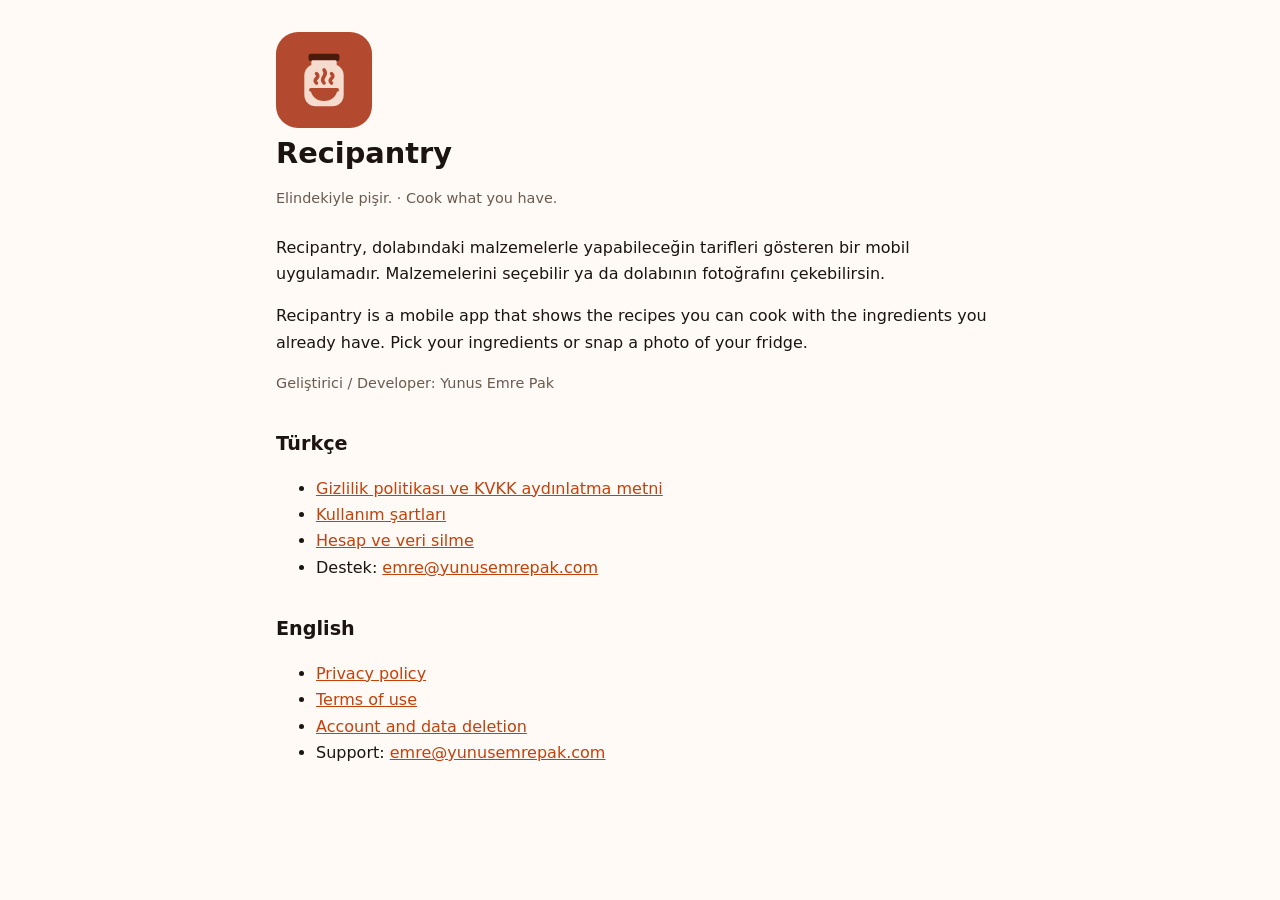
<file: index.html>
<!doctype html>
<html lang="tr">
<head>
  <meta charset="utf-8">
  <meta name="viewport" content="width=device-width, initial-scale=1">
  <title>Recipantry</title>
  <link rel="icon" href="logo.svg" type="image/svg+xml">
  <link rel="stylesheet" href="style.css">
</head>
<body>
<main>
  <img src="logo.svg" alt="Recipantry logosu" width="96" height="96" style="border-radius:22px">
  <h1>Recipantry</h1>
  <p class="meta">Elindekiyle pişir. · Cook what you have.</p>
  <p>Recipantry, dolabındaki malzemelerle yapabileceğin tarifleri gösteren bir mobil uygulamadır. Malzemelerini seçebilir ya da dolabının fotoğrafını çekebilirsin.</p>
  <p lang="en">Recipantry is a mobile app that shows the recipes you can cook with the ingredients you already have. Pick your ingredients or snap a photo of your fridge.</p>
  <p class="meta">Geliştirici / Developer: Yunus Emre Pak</p>

  <h2>Türkçe</h2>
  <ul>
    <li><a href="gizlilik.html">Gizlilik politikası ve KVKK aydınlatma metni</a></li>
    <li><a href="kullanim-sartlari.html">Kullanım şartları</a></li>
    <li><a href="hesap-silme.html">Hesap ve veri silme</a></li>
    <li>Destek: <a href="mailto:emre@yunusemrepak.com">emre@yunusemrepak.com</a></li>
  </ul>

  <h2>English</h2>
  <ul>
    <li><a href="privacy.html">Privacy policy</a></li>
    <li><a href="terms.html">Terms of use</a></li>
    <li><a href="hesap-silme.html#en">Account and data deletion</a></li>
    <li>Support: <a href="mailto:emre@yunusemrepak.com">emre@yunusemrepak.com</a></li>
  </ul>
</main>
</body>
</html>
</file>
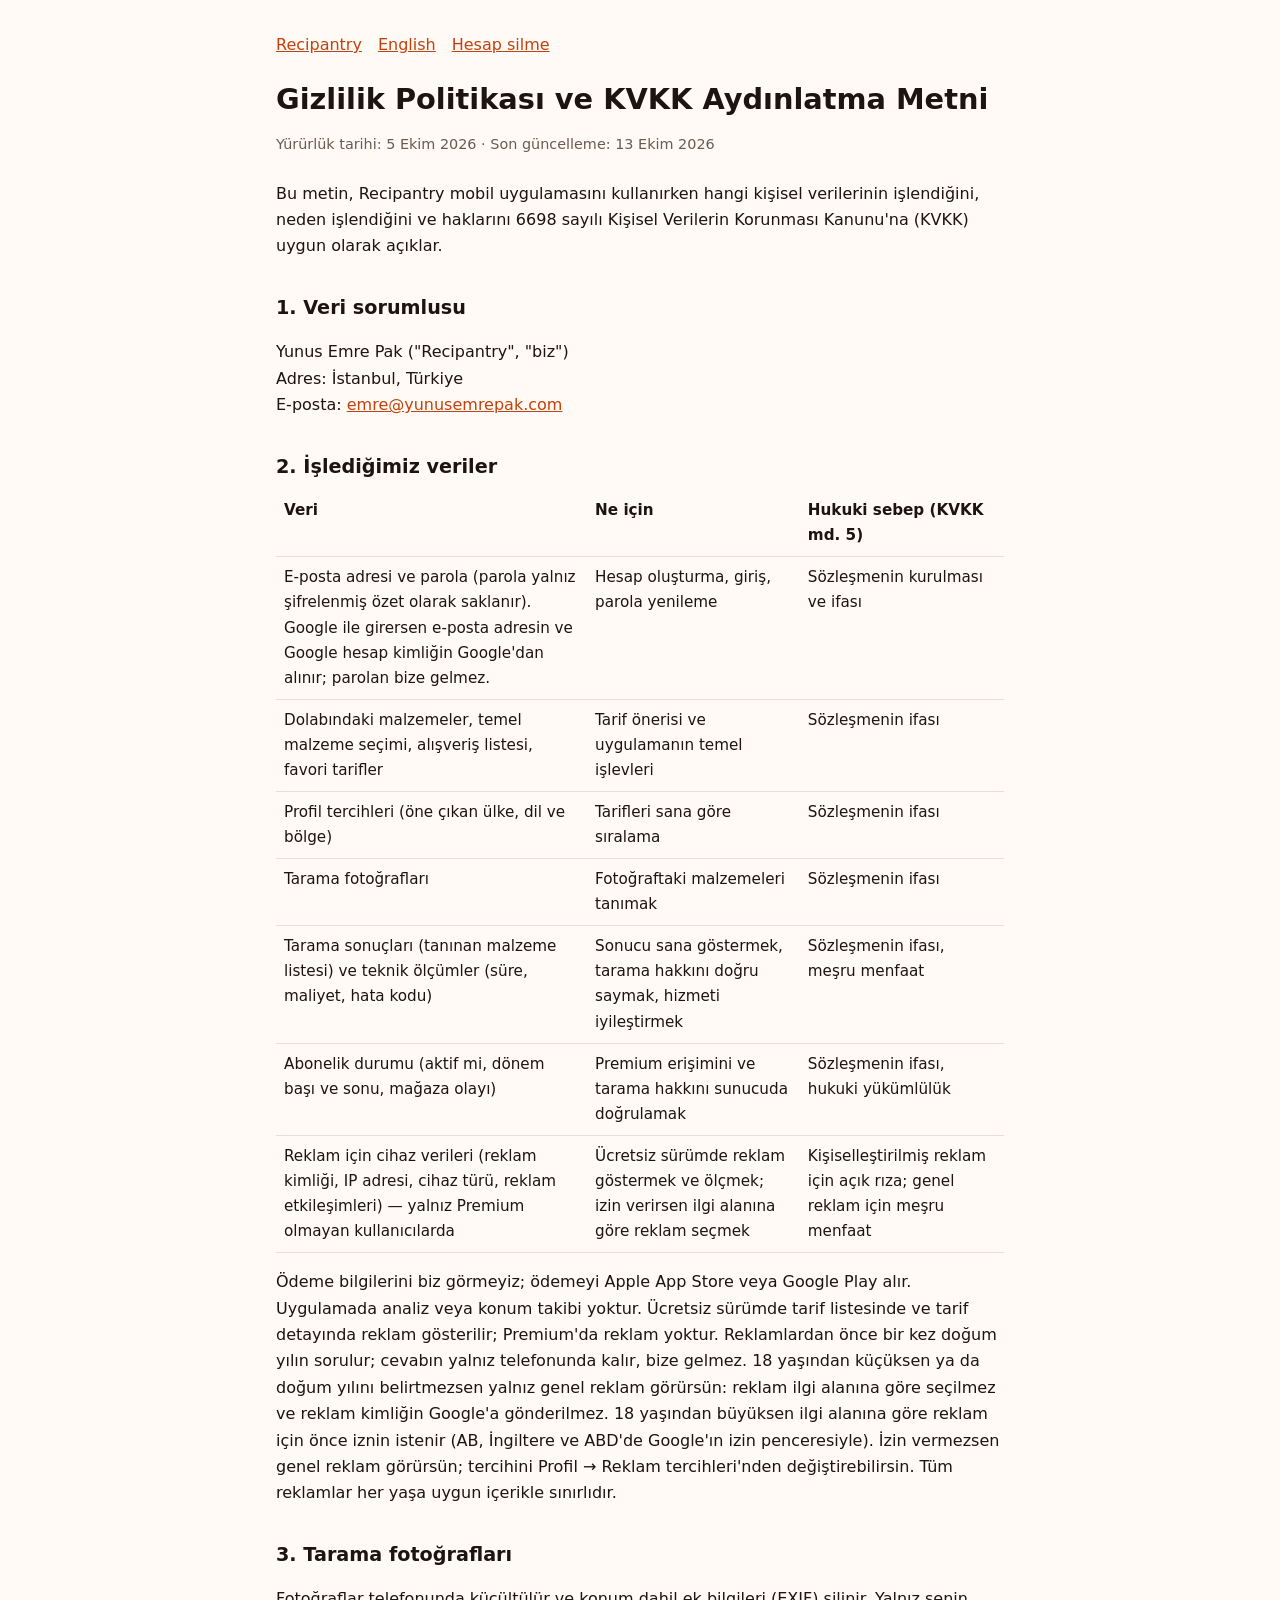
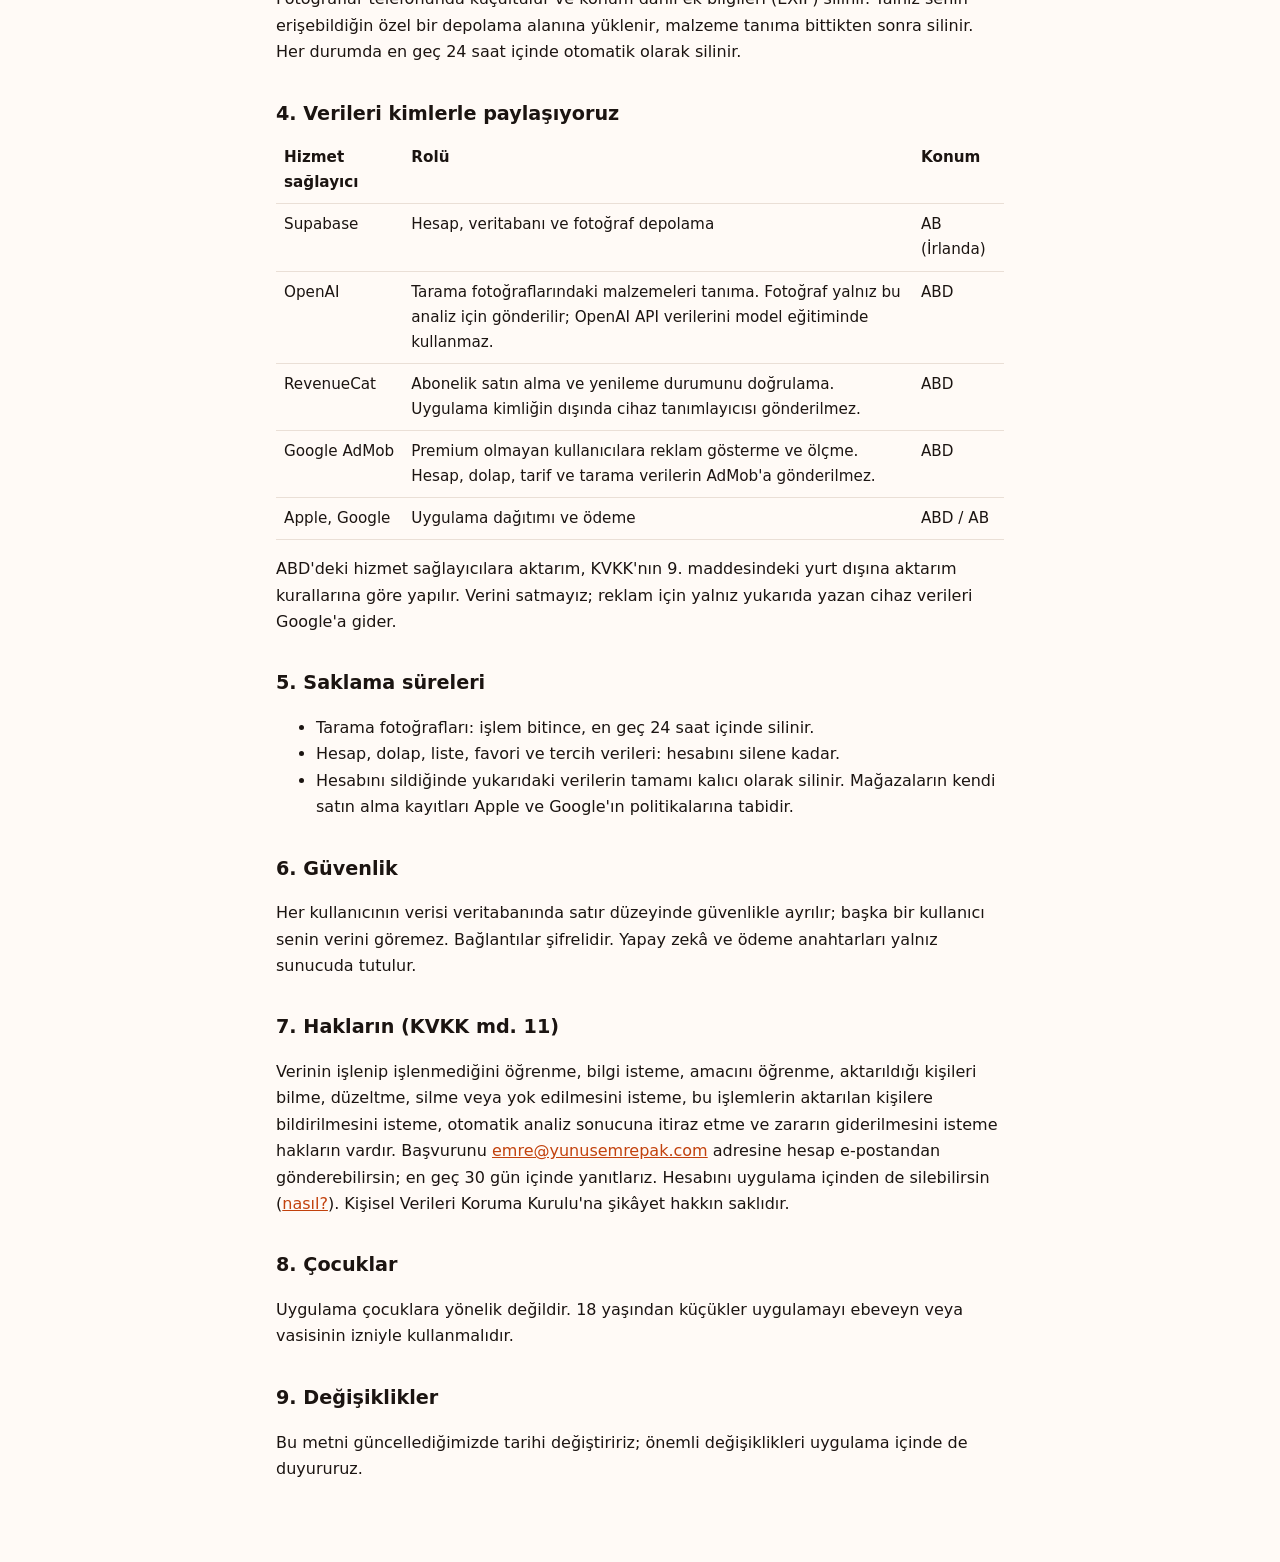
<file: gizlilik.html>
<!doctype html>
<html lang="tr">
<head>
  <meta charset="utf-8">
  <meta name="viewport" content="width=device-width, initial-scale=1">
  <title>Recipantry Gizlilik Politikası</title>
  <link rel="icon" href="logo.svg" type="image/svg+xml">
  <link rel="stylesheet" href="style.css">
</head>
<body>
<main>
  <nav><a href="index.html">Recipantry</a><a href="privacy.html">English</a><a href="hesap-silme.html">Hesap silme</a></nav>
  <h1>Gizlilik Politikası ve KVKK Aydınlatma Metni</h1>
  <p class="meta">Yürürlük tarihi: 5 Ekim 2026 · Son güncelleme: 13 Ekim 2026</p>

  <p>Bu metin, Recipantry mobil uygulamasını kullanırken hangi kişisel verilerinin işlendiğini, neden işlendiğini ve
  haklarını 6698 sayılı Kişisel Verilerin Korunması Kanunu'na (KVKK) uygun olarak açıklar.</p>

  <h2>1. Veri sorumlusu</h2>
  <p>Yunus Emre Pak ("Recipantry", "biz")<br>
  Adres: İstanbul, Türkiye<br>
  E-posta: <a href="mailto:emre@yunusemrepak.com">emre@yunusemrepak.com</a></p>

  <h2>2. İşlediğimiz veriler</h2>
  <table>
    <tr><th>Veri</th><th>Ne için</th><th>Hukuki sebep (KVKK md. 5)</th></tr>
    <tr><td>E-posta adresi ve parola (parola yalnız şifrelenmiş özet olarak saklanır). Google ile girersen e-posta adresin ve Google hesap kimliğin Google'dan alınır; parolan bize gelmez.</td>
        <td>Hesap oluşturma, giriş, parola yenileme</td><td>Sözleşmenin kurulması ve ifası</td></tr>
    <tr><td>Dolabındaki malzemeler, temel malzeme seçimi, alışveriş listesi, favori tarifler</td>
        <td>Tarif önerisi ve uygulamanın temel işlevleri</td><td>Sözleşmenin ifası</td></tr>
    <tr><td>Profil tercihleri (öne çıkan ülke, dil ve bölge)</td>
        <td>Tarifleri sana göre sıralama</td><td>Sözleşmenin ifası</td></tr>
    <tr><td>Tarama fotoğrafları</td>
        <td>Fotoğraftaki malzemeleri tanımak</td><td>Sözleşmenin ifası</td></tr>
    <tr><td>Tarama sonuçları (tanınan malzeme listesi) ve teknik ölçümler (süre, maliyet, hata kodu)</td>
        <td>Sonucu sana göstermek, tarama hakkını doğru saymak, hizmeti iyileştirmek</td>
        <td>Sözleşmenin ifası, meşru menfaat</td></tr>
    <tr><td>Abonelik durumu (aktif mi, dönem başı ve sonu, mağaza olayı)</td>
        <td>Premium erişimini ve tarama hakkını sunucuda doğrulamak</td>
        <td>Sözleşmenin ifası, hukuki yükümlülük</td></tr>
    <tr><td>Reklam için cihaz verileri (reklam kimliği, IP adresi, cihaz türü, reklam etkileşimleri) — yalnız
        Premium olmayan kullanıcılarda</td>
        <td>Ücretsiz sürümde reklam göstermek ve ölçmek; izin verirsen ilgi alanına göre reklam seçmek</td>
        <td>Kişiselleştirilmiş reklam için açık rıza; genel reklam için meşru menfaat</td></tr>
  </table>
  <p>Ödeme bilgilerini biz görmeyiz; ödemeyi Apple App Store veya Google Play alır. Uygulamada analiz veya konum
  takibi yoktur. Ücretsiz sürümde tarif listesinde ve tarif detayında reklam gösterilir; Premium'da reklam yoktur.
  Reklamlardan önce bir kez doğum yılın sorulur; cevabın yalnız telefonunda kalır, bize gelmez. 18 yaşından
  küçüksen ya da doğum yılını belirtmezsen yalnız genel reklam görürsün: reklam ilgi alanına göre seçilmez ve
  reklam kimliğin Google'a gönderilmez. 18 yaşından büyüksen ilgi alanına göre reklam için önce iznin istenir
  (AB, İngiltere ve ABD'de Google'ın izin penceresiyle). İzin vermezsen genel reklam görürsün; tercihini Profil →
  Reklam tercihleri'nden değiştirebilirsin. Tüm reklamlar her yaşa uygun içerikle sınırlıdır.</p>

  <h2>3. Tarama fotoğrafları</h2>
  <p>Fotoğraflar telefonunda küçültülür ve konum dahil ek bilgileri (EXIF) silinir. Yalnız senin erişebildiğin
  özel bir depolama alanına yüklenir, malzeme tanıma bittikten sonra silinir. Her durumda en geç 24 saat içinde
  otomatik olarak silinir.</p>

  <h2>4. Verileri kimlerle paylaşıyoruz</h2>
  <table>
    <tr><th>Hizmet sağlayıcı</th><th>Rolü</th><th>Konum</th></tr>
    <tr><td>Supabase</td><td>Hesap, veritabanı ve fotoğraf depolama</td><td>AB (İrlanda)</td></tr>
    <tr><td>OpenAI</td><td>Tarama fotoğraflarındaki malzemeleri tanıma. Fotoğraf yalnız bu analiz için gönderilir;
        OpenAI API verilerini model eğitiminde kullanmaz.</td><td>ABD</td></tr>
    <tr><td>RevenueCat</td><td>Abonelik satın alma ve yenileme durumunu doğrulama. Uygulama kimliğin dışında
        cihaz tanımlayıcısı gönderilmez.</td><td>ABD</td></tr>
    <tr><td>Google AdMob</td><td>Premium olmayan kullanıcılara reklam gösterme ve ölçme. Hesap, dolap, tarif ve
        tarama verilerin AdMob'a gönderilmez.</td><td>ABD</td></tr>
    <tr><td>Apple, Google</td><td>Uygulama dağıtımı ve ödeme</td><td>ABD / AB</td></tr>
  </table>
  <p>ABD'deki hizmet sağlayıcılara aktarım, KVKK'nın 9. maddesindeki yurt dışına aktarım kurallarına göre yapılır.
  Verini satmayız; reklam için yalnız yukarıda yazan cihaz verileri Google'a gider.</p>

  <h2>5. Saklama süreleri</h2>
  <ul>
    <li>Tarama fotoğrafları: işlem bitince, en geç 24 saat içinde silinir.</li>
    <li>Hesap, dolap, liste, favori ve tercih verileri: hesabını silene kadar.</li>
    <li>Hesabını sildiğinde yukarıdaki verilerin tamamı kalıcı olarak silinir. Mağazaların kendi satın alma
        kayıtları Apple ve Google'ın politikalarına tabidir.</li>
  </ul>

  <h2>6. Güvenlik</h2>
  <p>Her kullanıcının verisi veritabanında satır düzeyinde güvenlikle ayrılır; başka bir kullanıcı senin verini
  göremez. Bağlantılar şifrelidir. Yapay zekâ ve ödeme anahtarları yalnız sunucuda tutulur.</p>

  <h2>7. Hakların (KVKK md. 11)</h2>
  <p>Verinin işlenip işlenmediğini öğrenme, bilgi isteme, amacını öğrenme, aktarıldığı kişileri bilme, düzeltme,
  silme veya yok edilmesini isteme, bu işlemlerin aktarılan kişilere bildirilmesini isteme, otomatik analiz
  sonucuna itiraz etme ve zararın giderilmesini isteme hakların vardır. Başvurunu
  <a href="mailto:emre@yunusemrepak.com">emre@yunusemrepak.com</a> adresine hesap e-postandan gönderebilirsin; en geç
  30 gün içinde yanıtlarız. Hesabını uygulama içinden de silebilirsin (<a href="hesap-silme.html">nasıl?</a>).
  Kişisel Verileri Koruma Kurulu'na şikâyet hakkın saklıdır.</p>

  <h2>8. Çocuklar</h2>
  <p>Uygulama çocuklara yönelik değildir. 18 yaşından küçükler uygulamayı ebeveyn veya vasisinin izniyle
  kullanmalıdır.</p>

  <h2>9. Değişiklikler</h2>
  <p>Bu metni güncellediğimizde tarihi değiştiririz; önemli değişiklikleri uygulama içinde de duyururuz.</p>
</main>
</body>
</html>
</file>
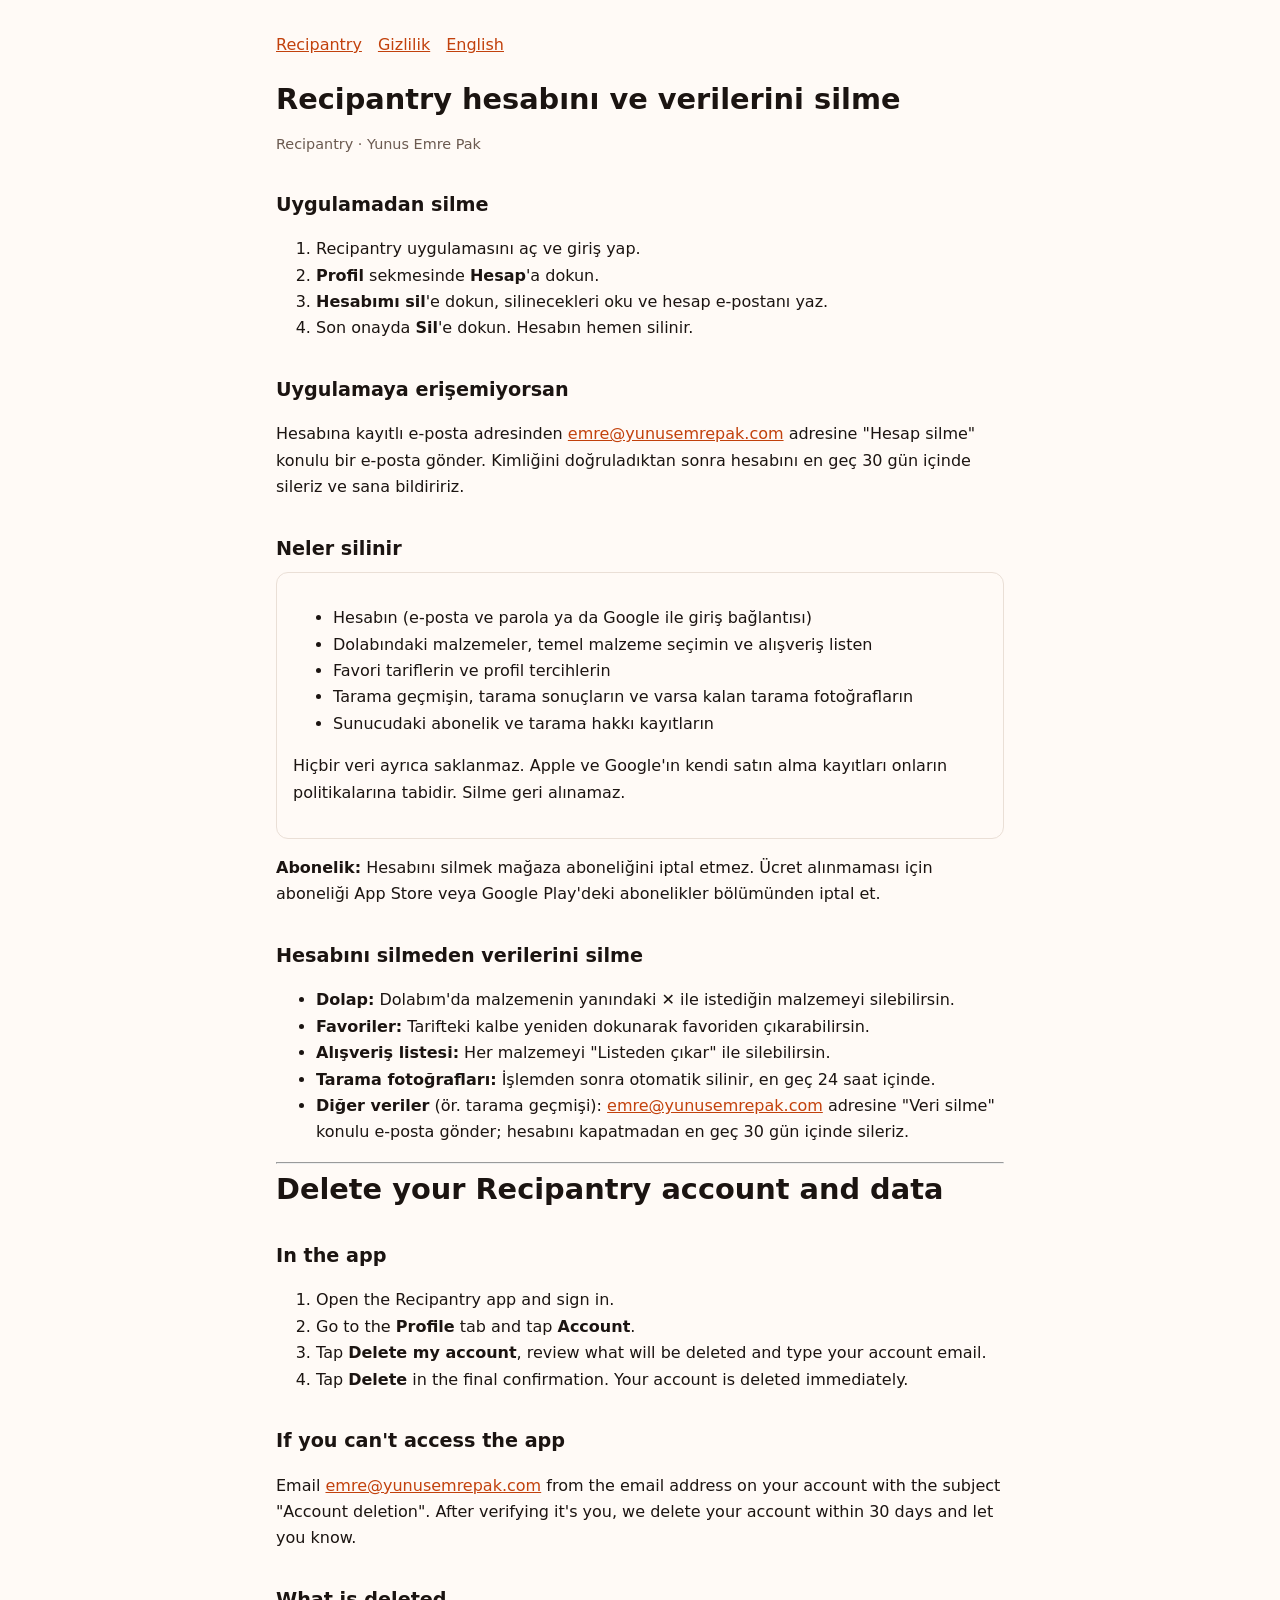
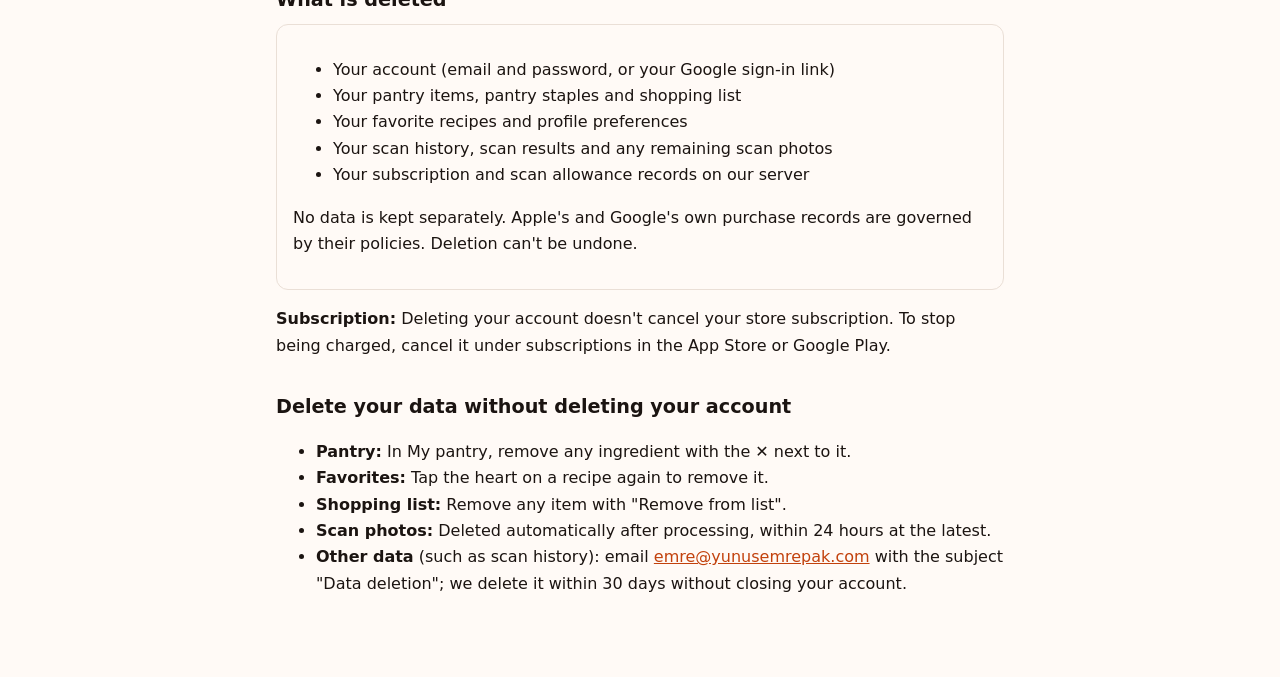
<file: hesap-silme.html>
<!doctype html>
<html lang="tr">
<head>
  <meta charset="utf-8">
  <meta name="viewport" content="width=device-width, initial-scale=1">
  <title>Recipantry Hesap Silme</title>
  <link rel="icon" href="logo.svg" type="image/svg+xml">
  <link rel="stylesheet" href="style.css">
</head>
<body>
<main>
  <nav><a href="index.html">Recipantry</a><a href="gizlilik.html">Gizlilik</a><a href="#en">English</a></nav>
  <h1>Recipantry hesabını ve verilerini silme</h1>
  <p class="meta">Recipantry · Yunus Emre Pak</p>

  <h2>Uygulamadan silme</h2>
  <ol>
    <li>Recipantry uygulamasını aç ve giriş yap.</li>
    <li><strong>Profil</strong> sekmesinde <strong>Hesap</strong>'a dokun.</li>
    <li><strong>Hesabımı sil</strong>'e dokun, silinecekleri oku ve hesap e-postanı yaz.</li>
    <li>Son onayda <strong>Sil</strong>'e dokun. Hesabın hemen silinir.</li>
  </ol>

  <h2>Uygulamaya erişemiyorsan</h2>
  <p>Hesabına kayıtlı e-posta adresinden <a href="mailto:emre@yunusemrepak.com?subject=Hesap%20silme">emre@yunusemrepak.com</a>
  adresine "Hesap silme" konulu bir e-posta gönder. Kimliğini doğruladıktan sonra hesabını en geç 30 gün içinde
  sileriz ve sana bildiririz.</p>

  <h2>Neler silinir</h2>
  <div class="box">
    <ul>
      <li>Hesabın (e-posta ve parola ya da Google ile giriş bağlantısı)</li>
      <li>Dolabındaki malzemeler, temel malzeme seçimin ve alışveriş listen</li>
      <li>Favori tariflerin ve profil tercihlerin</li>
      <li>Tarama geçmişin, tarama sonuçların ve varsa kalan tarama fotoğrafların</li>
      <li>Sunucudaki abonelik ve tarama hakkı kayıtların</li>
    </ul>
    <p>Hiçbir veri ayrıca saklanmaz. Apple ve Google'ın kendi satın alma kayıtları onların politikalarına tabidir.
    Silme geri alınamaz.</p>
  </div>
  <p><strong>Abonelik:</strong> Hesabını silmek mağaza aboneliğini iptal etmez. Ücret alınmaması için aboneliği
  App Store veya Google Play'deki abonelikler bölümünden iptal et.</p>

  <h2 id="veri-silme">Hesabını silmeden verilerini silme</h2>
  <ul>
    <li><strong>Dolap:</strong> Dolabım'da malzemenin yanındaki ✕ ile istediğin malzemeyi silebilirsin.</li>
    <li><strong>Favoriler:</strong> Tarifteki kalbe yeniden dokunarak favoriden çıkarabilirsin.</li>
    <li><strong>Alışveriş listesi:</strong> Her malzemeyi "Listeden çıkar" ile silebilirsin.</li>
    <li><strong>Tarama fotoğrafları:</strong> İşlemden sonra otomatik silinir, en geç 24 saat içinde.</li>
    <li><strong>Diğer veriler</strong> (ör. tarama geçmişi): <a href="mailto:emre@yunusemrepak.com?subject=Veri%20silme">emre@yunusemrepak.com</a>
    adresine "Veri silme" konulu e-posta gönder; hesabını kapatmadan en geç 30 gün içinde sileriz.</li>
  </ul>

  <hr>

  <h1 id="en">Delete your Recipantry account and data</h1>

  <h2>In the app</h2>
  <ol>
    <li>Open the Recipantry app and sign in.</li>
    <li>Go to the <strong>Profile</strong> tab and tap <strong>Account</strong>.</li>
    <li>Tap <strong>Delete my account</strong>, review what will be deleted and type your account email.</li>
    <li>Tap <strong>Delete</strong> in the final confirmation. Your account is deleted immediately.</li>
  </ol>

  <h2>If you can't access the app</h2>
  <p>Email <a href="mailto:emre@yunusemrepak.com?subject=Account%20deletion">emre@yunusemrepak.com</a> from the email address
  on your account with the subject "Account deletion". After verifying it's you, we delete your account within
  30 days and let you know.</p>

  <h2>What is deleted</h2>
  <div class="box">
    <ul>
      <li>Your account (email and password, or your Google sign-in link)</li>
      <li>Your pantry items, pantry staples and shopping list</li>
      <li>Your favorite recipes and profile preferences</li>
      <li>Your scan history, scan results and any remaining scan photos</li>
      <li>Your subscription and scan allowance records on our server</li>
    </ul>
    <p>No data is kept separately. Apple's and Google's own purchase records are governed by their policies.
    Deletion can't be undone.</p>
  </div>
  <p><strong>Subscription:</strong> Deleting your account doesn't cancel your store subscription. To stop being
  charged, cancel it under subscriptions in the App Store or Google Play.</p>

  <h2 id="data-deletion">Delete your data without deleting your account</h2>
  <ul>
    <li><strong>Pantry:</strong> In My pantry, remove any ingredient with the ✕ next to it.</li>
    <li><strong>Favorites:</strong> Tap the heart on a recipe again to remove it.</li>
    <li><strong>Shopping list:</strong> Remove any item with "Remove from list".</li>
    <li><strong>Scan photos:</strong> Deleted automatically after processing, within 24 hours at the latest.</li>
    <li><strong>Other data</strong> (such as scan history): email <a href="mailto:emre@yunusemrepak.com?subject=Data%20deletion">emre@yunusemrepak.com</a>
    with the subject "Data deletion"; we delete it within 30 days without closing your account.</li>
  </ul>
</main>
</body>
</html>
</file>
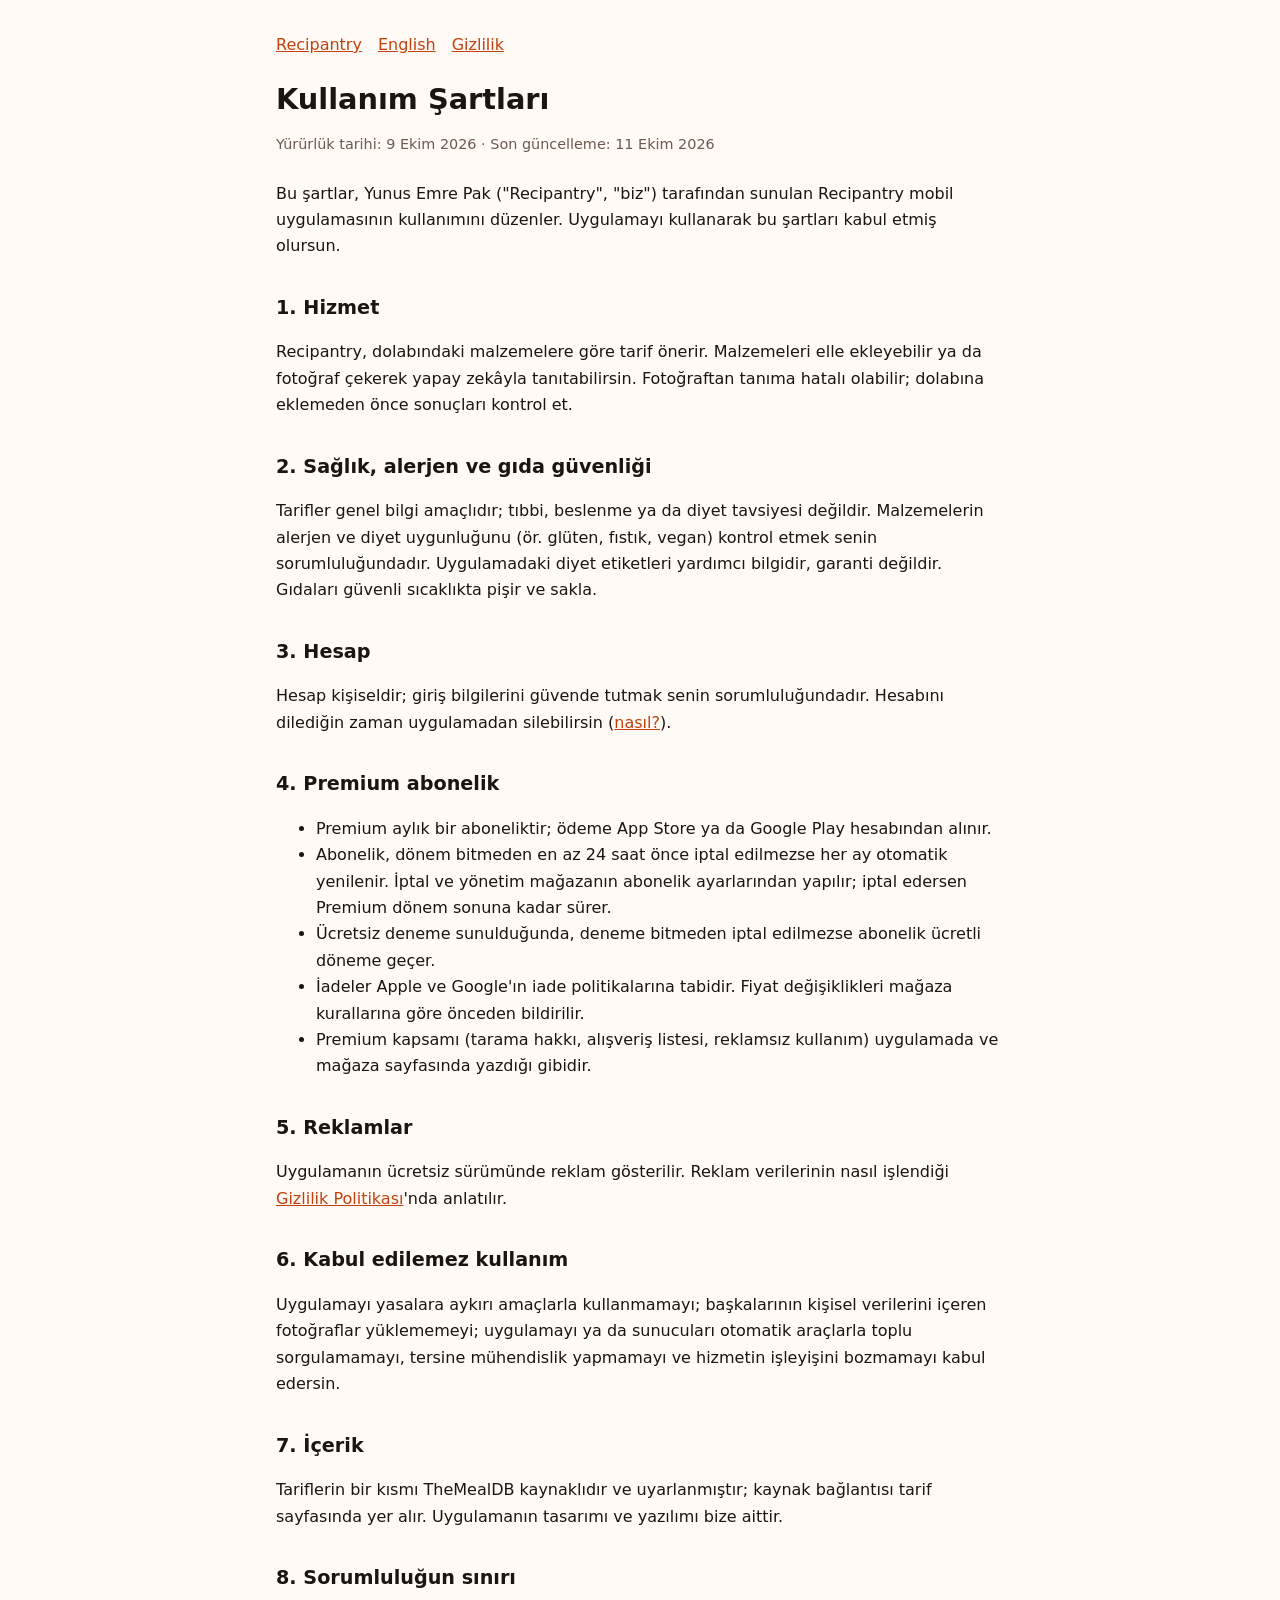
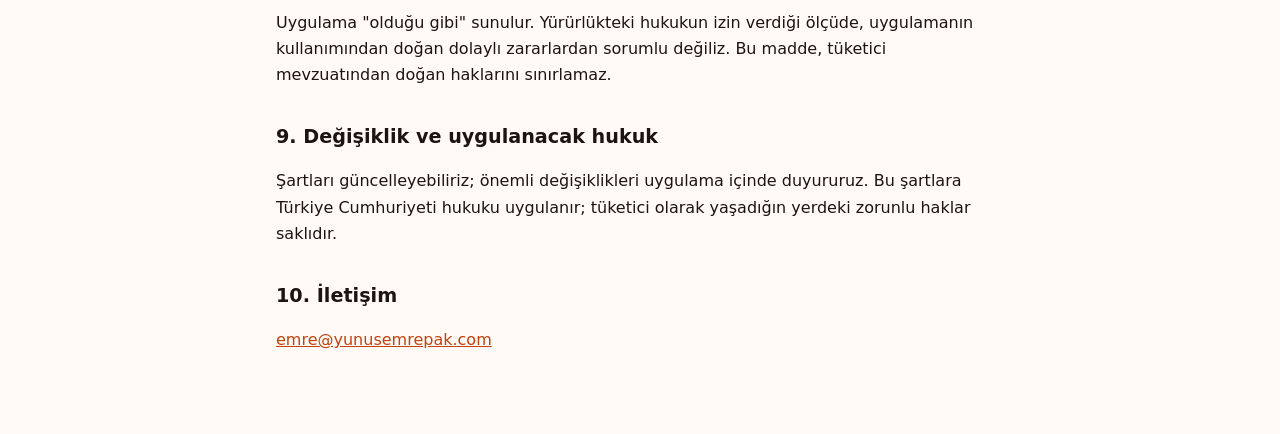
<file: kullanim-sartlari.html>
<!doctype html>
<html lang="tr">
<head>
  <meta charset="utf-8">
  <meta name="viewport" content="width=device-width, initial-scale=1">
  <title>Recipantry Kullanım Şartları</title>
  <link rel="icon" href="logo.svg" type="image/svg+xml">
  <link rel="stylesheet" href="style.css">
</head>
<body>
<main>
  <nav><a href="index.html">Recipantry</a><a href="terms.html">English</a><a href="gizlilik.html">Gizlilik</a></nav>
  <h1>Kullanım Şartları</h1>
  <p class="meta">Yürürlük tarihi: 9 Ekim 2026 · Son güncelleme: 11 Ekim 2026</p>

  <p>Bu şartlar, Yunus Emre Pak ("Recipantry", "biz") tarafından sunulan Recipantry mobil uygulamasının kullanımını
  düzenler. Uygulamayı kullanarak bu şartları kabul etmiş olursun.</p>

  <h2>1. Hizmet</h2>
  <p>Recipantry, dolabındaki malzemelere göre tarif önerir. Malzemeleri elle ekleyebilir ya da fotoğraf çekerek
  yapay zekâyla tanıtabilirsin. Fotoğraftan tanıma hatalı olabilir; dolabına eklemeden önce sonuçları kontrol et.</p>

  <h2>2. Sağlık, alerjen ve gıda güvenliği</h2>
  <p>Tarifler genel bilgi amaçlıdır; tıbbi, beslenme ya da diyet tavsiyesi değildir. Malzemelerin alerjen
  ve diyet uygunluğunu (ör. glüten, fıstık, vegan) kontrol etmek senin sorumluluğundadır. Uygulamadaki diyet
  etiketleri yardımcı bilgidir, garanti değildir. Gıdaları güvenli sıcaklıkta pişir ve sakla.</p>

  <h2>3. Hesap</h2>
  <p>Hesap kişiseldir; giriş bilgilerini güvende tutmak senin sorumluluğundadır. Hesabını dilediğin zaman
  uygulamadan silebilirsin (<a href="hesap-silme.html">nasıl?</a>).</p>

  <h2>4. Premium abonelik</h2>
  <ul>
    <li>Premium aylık bir aboneliktir; ödeme App Store ya da Google Play hesabından alınır.</li>
    <li>Abonelik, dönem bitmeden en az 24 saat önce iptal edilmezse her ay otomatik yenilenir. İptal ve
        yönetim mağazanın abonelik ayarlarından yapılır; iptal edersen Premium dönem sonuna kadar sürer.</li>
    <li>Ücretsiz deneme sunulduğunda, deneme bitmeden iptal edilmezse abonelik ücretli döneme geçer.</li>
    <li>İadeler Apple ve Google'ın iade politikalarına tabidir. Fiyat değişiklikleri mağaza kurallarına göre
        önceden bildirilir.</li>
    <li>Premium kapsamı (tarama hakkı, alışveriş listesi, reklamsız kullanım) uygulamada ve mağaza sayfasında
        yazdığı gibidir.</li>
  </ul>

  <h2>5. Reklamlar</h2>
  <p>Uygulamanın ücretsiz sürümünde reklam gösterilir. Reklam verilerinin nasıl işlendiği
  <a href="gizlilik.html">Gizlilik Politikası</a>'nda anlatılır.</p>

  <h2>6. Kabul edilemez kullanım</h2>
  <p>Uygulamayı yasalara aykırı amaçlarla kullanmamayı; başkalarının kişisel verilerini içeren fotoğraflar
  yüklememeyi; uygulamayı ya da sunucuları otomatik araçlarla toplu sorgulamamayı, tersine mühendislik
  yapmamayı ve hizmetin işleyişini bozmamayı kabul edersin.</p>

  <h2>7. İçerik</h2>
  <p>Tariflerin bir kısmı TheMealDB kaynaklıdır ve uyarlanmıştır; kaynak bağlantısı tarif sayfasında yer alır.
  Uygulamanın tasarımı ve yazılımı bize aittir.</p>

  <h2>8. Sorumluluğun sınırı</h2>
  <p>Uygulama "olduğu gibi" sunulur. Yürürlükteki hukukun izin verdiği ölçüde, uygulamanın kullanımından doğan
  dolaylı zararlardan sorumlu değiliz. Bu madde, tüketici mevzuatından doğan haklarını sınırlamaz.</p>

  <h2>9. Değişiklik ve uygulanacak hukuk</h2>
  <p>Şartları güncelleyebiliriz; önemli değişiklikleri uygulama içinde duyururuz. Bu şartlara Türkiye
  Cumhuriyeti hukuku uygulanır; tüketici olarak yaşadığın yerdeki zorunlu haklar saklıdır.</p>

  <h2>10. İletişim</h2>
  <p><a href="mailto:emre@yunusemrepak.com">emre@yunusemrepak.com</a></p>
</main>
</body>
</html>
</file>
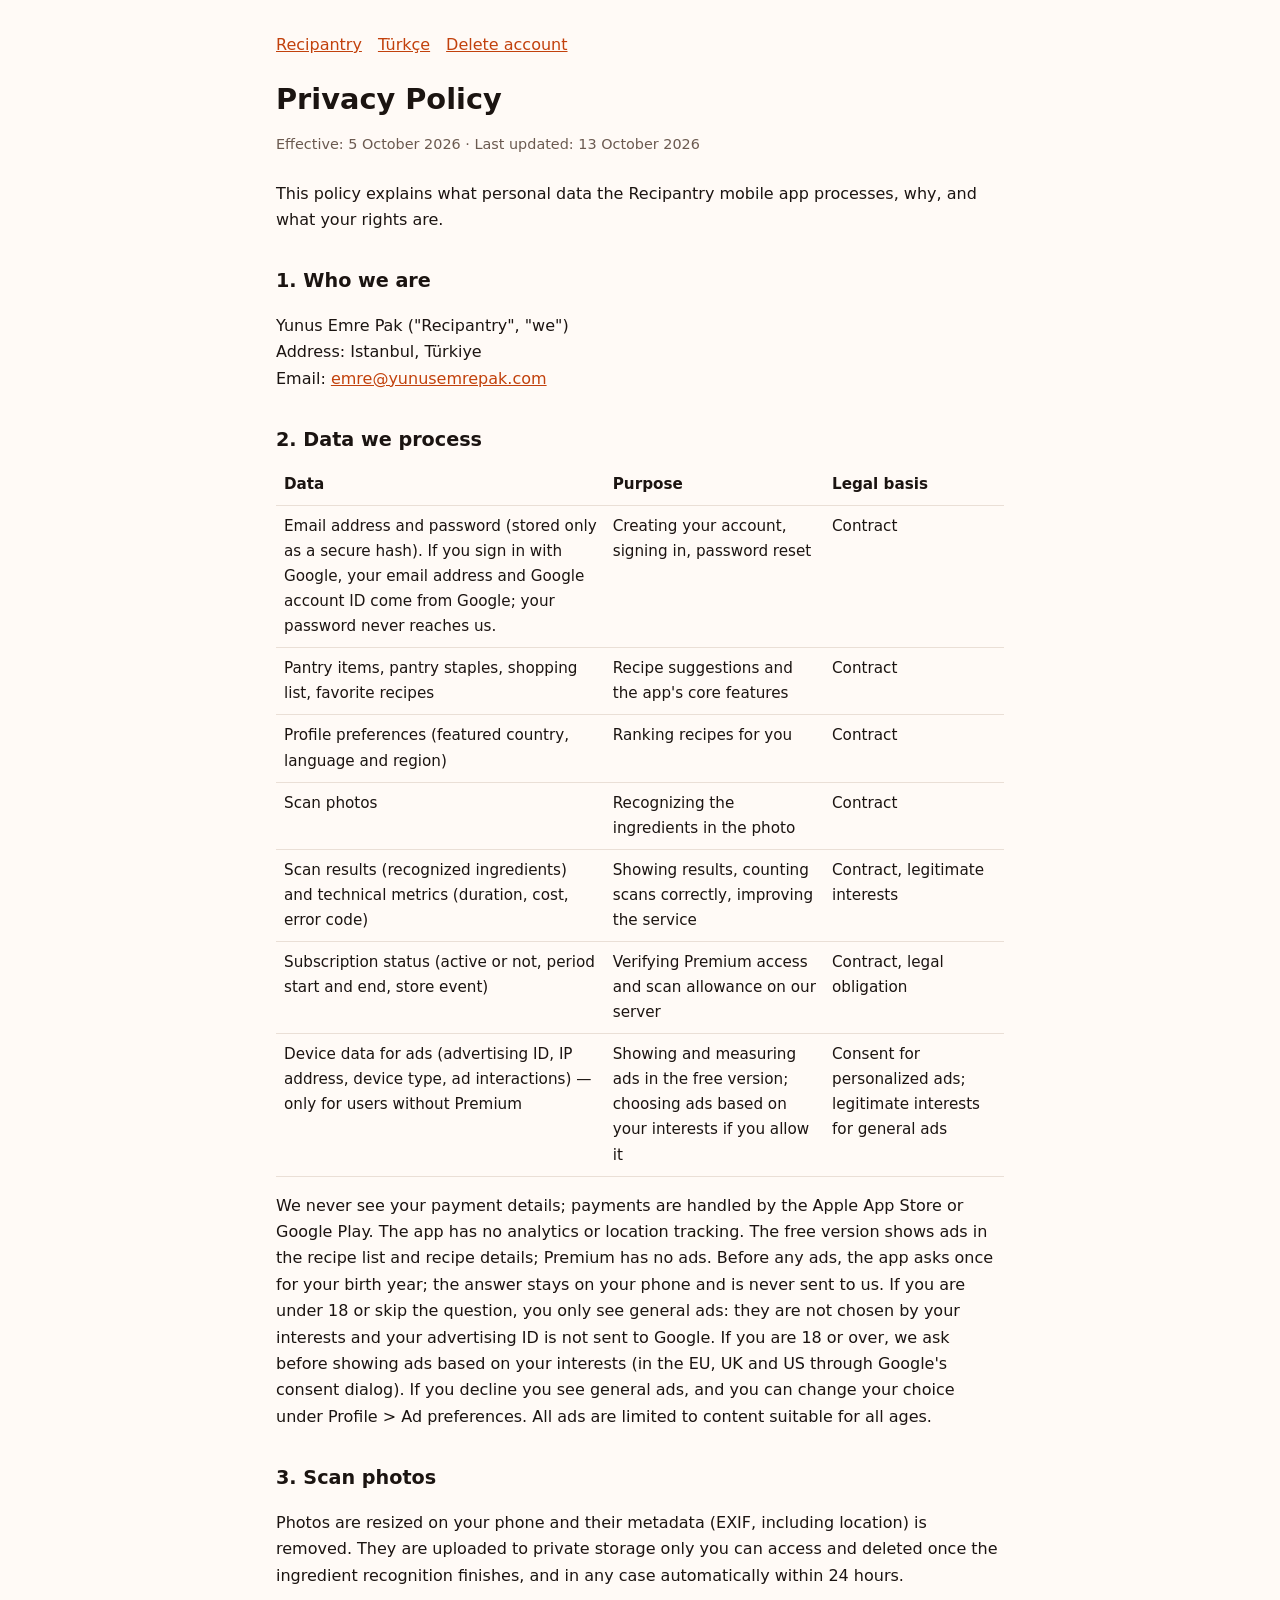
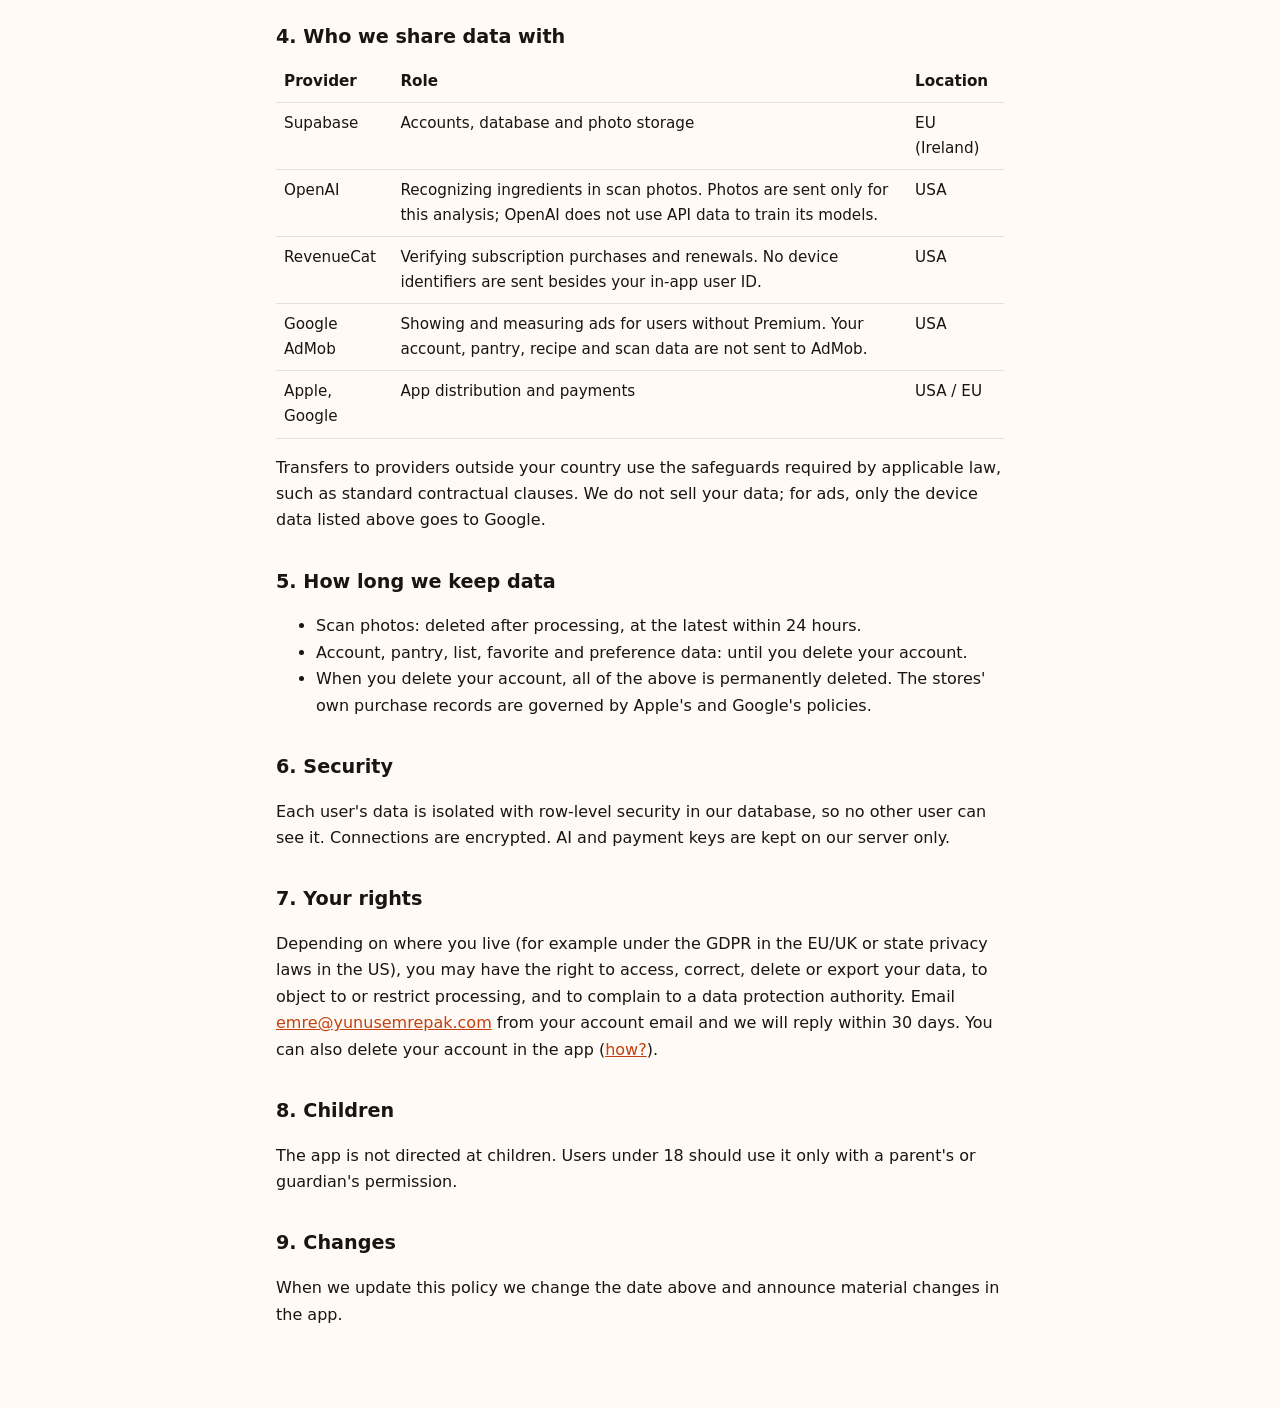
<file: privacy.html>
<!doctype html>
<html lang="en">
<head>
  <meta charset="utf-8">
  <meta name="viewport" content="width=device-width, initial-scale=1">
  <title>Recipantry Privacy Policy</title>
  <link rel="icon" href="logo.svg" type="image/svg+xml">
  <link rel="stylesheet" href="style.css">
</head>
<body>
<main>
  <nav><a href="index.html">Recipantry</a><a href="gizlilik.html">Türkçe</a><a href="hesap-silme.html#en">Delete account</a></nav>
  <h1>Privacy Policy</h1>
  <p class="meta">Effective: 5 October 2026 · Last updated: 13 October 2026</p>

  <p>This policy explains what personal data the Recipantry mobile app processes, why, and what your rights are.</p>

  <h2>1. Who we are</h2>
  <p>Yunus Emre Pak ("Recipantry", "we")<br>
  Address: Istanbul, Türkiye<br>
  Email: <a href="mailto:emre@yunusemrepak.com">emre@yunusemrepak.com</a></p>

  <h2>2. Data we process</h2>
  <table>
    <tr><th>Data</th><th>Purpose</th><th>Legal basis</th></tr>
    <tr><td>Email address and password (stored only as a secure hash). If you sign in with Google, your email address and Google account ID come from Google; your password never reaches us.</td>
        <td>Creating your account, signing in, password reset</td><td>Contract</td></tr>
    <tr><td>Pantry items, pantry staples, shopping list, favorite recipes</td>
        <td>Recipe suggestions and the app's core features</td><td>Contract</td></tr>
    <tr><td>Profile preferences (featured country, language and region)</td>
        <td>Ranking recipes for you</td><td>Contract</td></tr>
    <tr><td>Scan photos</td><td>Recognizing the ingredients in the photo</td><td>Contract</td></tr>
    <tr><td>Scan results (recognized ingredients) and technical metrics (duration, cost, error code)</td>
        <td>Showing results, counting scans correctly, improving the service</td>
        <td>Contract, legitimate interests</td></tr>
    <tr><td>Subscription status (active or not, period start and end, store event)</td>
        <td>Verifying Premium access and scan allowance on our server</td>
        <td>Contract, legal obligation</td></tr>
    <tr><td>Device data for ads (advertising ID, IP address, device type, ad interactions) — only for users
        without Premium</td>
        <td>Showing and measuring ads in the free version; choosing ads based on your interests if you allow it</td>
        <td>Consent for personalized ads; legitimate interests for general ads</td></tr>
  </table>
  <p>We never see your payment details; payments are handled by the Apple App Store or Google Play. The app has
  no analytics or location tracking. The free version shows ads in the recipe list and recipe details; Premium has
  no ads. Before any ads, the app asks once for your birth year; the answer stays on your phone and is never sent
  to us. If you are under 18 or skip the question, you only see general ads: they are not chosen by your
  interests and your advertising ID is not sent to Google. If you are 18 or over, we ask before showing ads based
  on your interests (in the EU, UK and US through Google's consent dialog). If you decline you see general ads,
  and you can change your choice under Profile &gt; Ad preferences. All ads are limited to content suitable for
  all ages.</p>

  <h2>3. Scan photos</h2>
  <p>Photos are resized on your phone and their metadata (EXIF, including location) is removed. They are uploaded
  to private storage only you can access and deleted once the ingredient recognition finishes, and in any case
  automatically within 24 hours.</p>

  <h2>4. Who we share data with</h2>
  <table>
    <tr><th>Provider</th><th>Role</th><th>Location</th></tr>
    <tr><td>Supabase</td><td>Accounts, database and photo storage</td><td>EU (Ireland)</td></tr>
    <tr><td>OpenAI</td><td>Recognizing ingredients in scan photos. Photos are sent only for this analysis;
        OpenAI does not use API data to train its models.</td><td>USA</td></tr>
    <tr><td>RevenueCat</td><td>Verifying subscription purchases and renewals. No device identifiers are sent
        besides your in-app user ID.</td><td>USA</td></tr>
    <tr><td>Google AdMob</td><td>Showing and measuring ads for users without Premium. Your account, pantry,
        recipe and scan data are not sent to AdMob.</td><td>USA</td></tr>
    <tr><td>Apple, Google</td><td>App distribution and payments</td><td>USA / EU</td></tr>
  </table>
  <p>Transfers to providers outside your country use the safeguards required by applicable law, such as standard
  contractual clauses. We do not sell your data; for ads, only the device data listed above goes to Google.</p>

  <h2>5. How long we keep data</h2>
  <ul>
    <li>Scan photos: deleted after processing, at the latest within 24 hours.</li>
    <li>Account, pantry, list, favorite and preference data: until you delete your account.</li>
    <li>When you delete your account, all of the above is permanently deleted. The stores' own purchase records
        are governed by Apple's and Google's policies.</li>
  </ul>

  <h2>6. Security</h2>
  <p>Each user's data is isolated with row-level security in our database, so no other user can see it.
  Connections are encrypted. AI and payment keys are kept on our server only.</p>

  <h2>7. Your rights</h2>
  <p>Depending on where you live (for example under the GDPR in the EU/UK or state privacy laws in the US), you
  may have the right to access, correct, delete or export your data, to object to or restrict processing, and to
  complain to a data protection authority. Email <a href="mailto:emre@yunusemrepak.com">emre@yunusemrepak.com</a> from
  your account email and we will reply within 30 days. You can also delete your account in the app
  (<a href="hesap-silme.html#en">how?</a>).</p>

  <h2>8. Children</h2>
  <p>The app is not directed at children. Users under 18 should use it only with a parent's or guardian's
  permission.</p>

  <h2>9. Changes</h2>
  <p>When we update this policy we change the date above and announce material changes in the app.</p>
</main>
</body>
</html>
</file>
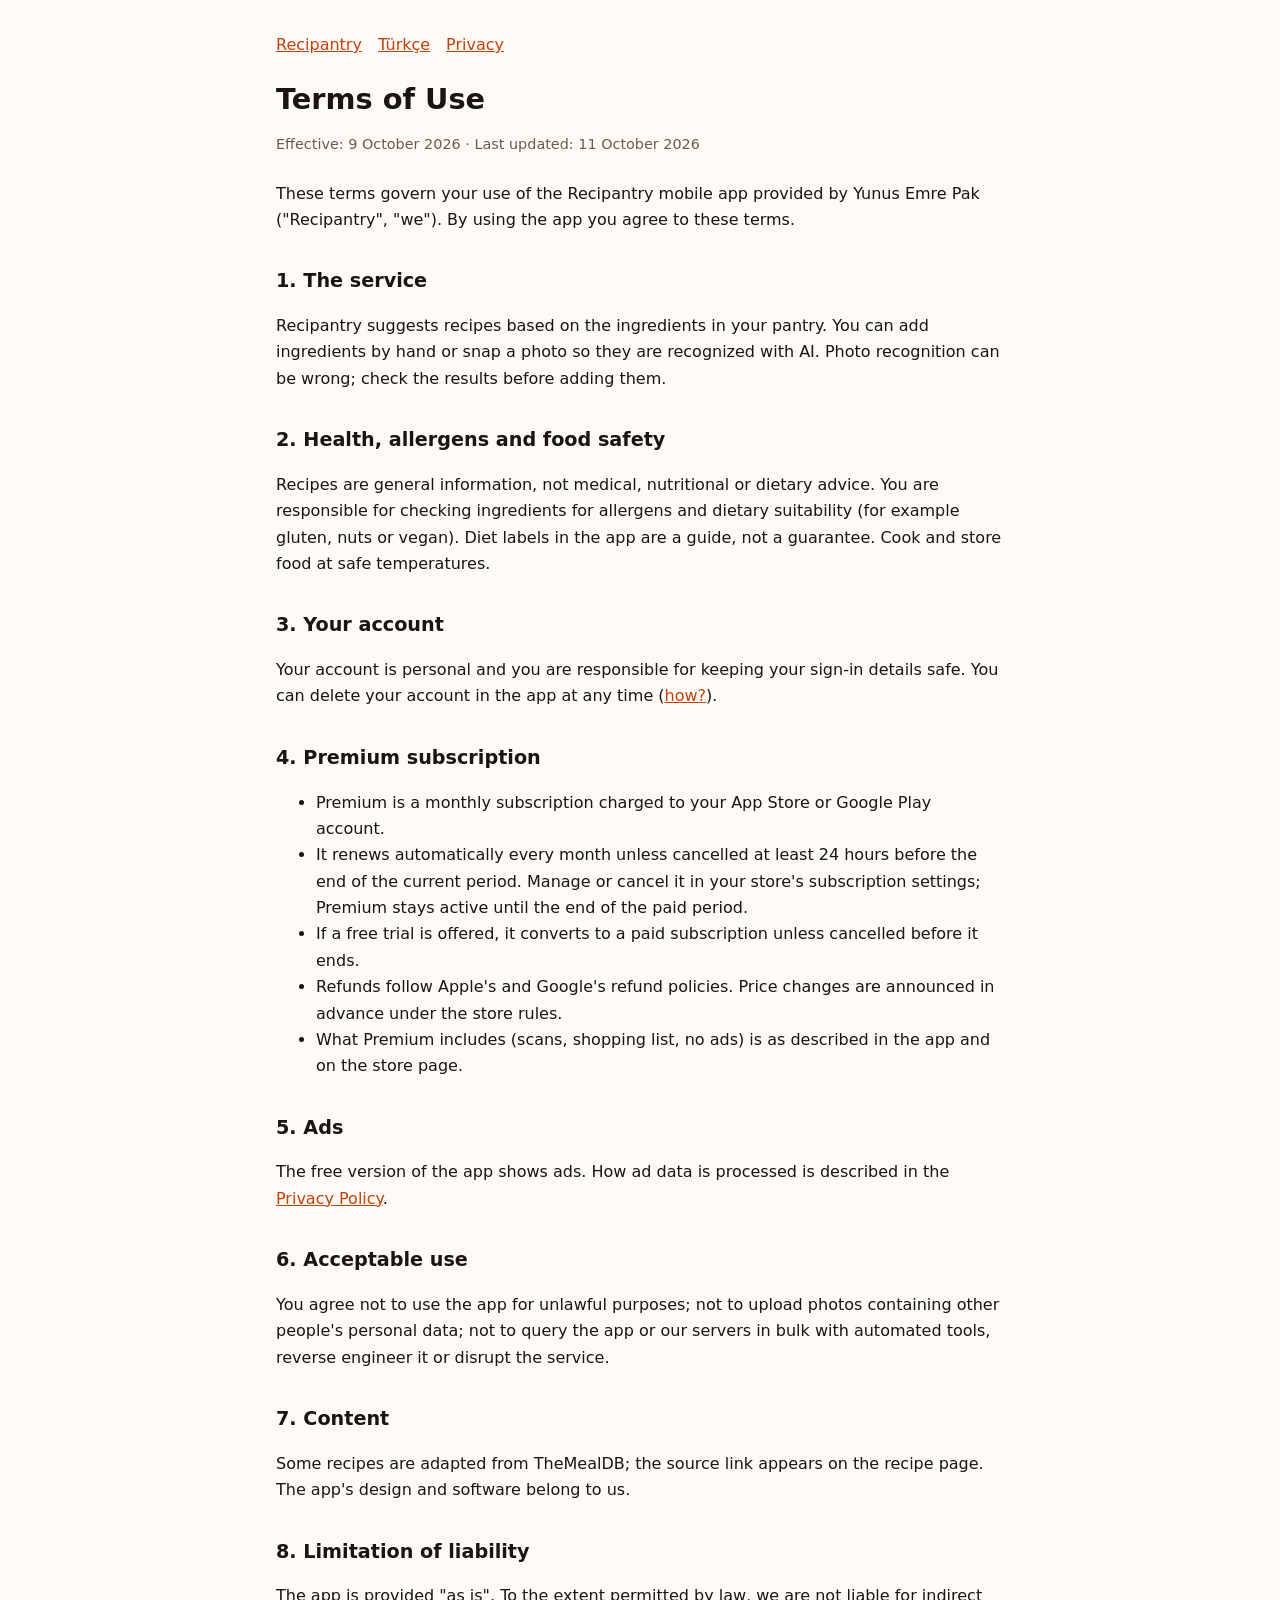
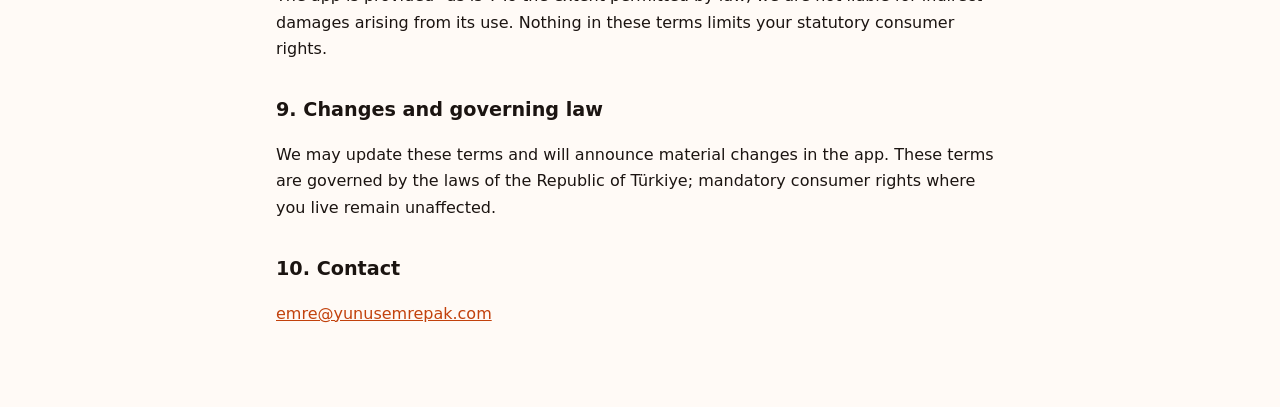
<file: terms.html>
<!doctype html>
<html lang="en">
<head>
  <meta charset="utf-8">
  <meta name="viewport" content="width=device-width, initial-scale=1">
  <title>Recipantry Terms of Use</title>
  <link rel="icon" href="logo.svg" type="image/svg+xml">
  <link rel="stylesheet" href="style.css">
</head>
<body>
<main>
  <nav><a href="index.html">Recipantry</a><a href="kullanim-sartlari.html">Türkçe</a><a href="privacy.html">Privacy</a></nav>
  <h1>Terms of Use</h1>
  <p class="meta">Effective: 9 October 2026 · Last updated: 11 October 2026</p>

  <p>These terms govern your use of the Recipantry mobile app provided by Yunus Emre Pak ("Recipantry", "we"). By using
  the app you agree to these terms.</p>

  <h2>1. The service</h2>
  <p>Recipantry suggests recipes based on the ingredients in your pantry. You can add ingredients by hand or snap a
  photo so they are recognized with AI. Photo recognition can be wrong; check the results before adding them.</p>

  <h2>2. Health, allergens and food safety</h2>
  <p>Recipes are general information, not medical, nutritional or dietary advice. You are responsible for
  checking ingredients for allergens and dietary suitability (for example gluten, nuts or vegan). Diet labels in
  the app are a guide, not a guarantee. Cook and store food at safe temperatures.</p>

  <h2>3. Your account</h2>
  <p>Your account is personal and you are responsible for keeping your sign-in details safe. You can delete your
  account in the app at any time (<a href="hesap-silme.html#en">how?</a>).</p>

  <h2>4. Premium subscription</h2>
  <ul>
    <li>Premium is a monthly subscription charged to your App Store or Google Play account.</li>
    <li>It renews automatically every month unless cancelled at least 24 hours before the end of the current
        period. Manage or cancel it in your store's subscription settings; Premium stays active until the end of
        the paid period.</li>
    <li>If a free trial is offered, it converts to a paid subscription unless cancelled before it ends.</li>
    <li>Refunds follow Apple's and Google's refund policies. Price changes are announced in advance under the
        store rules.</li>
    <li>What Premium includes (scans, shopping list, no ads) is as described in the app and on the store page.</li>
  </ul>

  <h2>5. Ads</h2>
  <p>The free version of the app shows ads. How ad data is processed is described in the
  <a href="privacy.html">Privacy Policy</a>.</p>

  <h2>6. Acceptable use</h2>
  <p>You agree not to use the app for unlawful purposes; not to upload photos containing other people's personal
  data; not to query the app or our servers in bulk with automated tools, reverse engineer it or disrupt the
  service.</p>

  <h2>7. Content</h2>
  <p>Some recipes are adapted from TheMealDB; the source link appears on the recipe page. The app's design and
  software belong to us.</p>

  <h2>8. Limitation of liability</h2>
  <p>The app is provided "as is". To the extent permitted by law, we are not liable for indirect damages arising
  from its use. Nothing in these terms limits your statutory consumer rights.</p>

  <h2>9. Changes and governing law</h2>
  <p>We may update these terms and will announce material changes in the app. These terms are governed by the
  laws of the Republic of Türkiye; mandatory consumer rights where you live remain unaffected.</p>

  <h2>10. Contact</h2>
  <p><a href="mailto:emre@yunusemrepak.com">emre@yunusemrepak.com</a></p>
</main>
</body>
</html>
</file>
<file: style.css>
:root {
  --bg: #fffaf6;
  --text: #1b1411;
  --muted: #6b5a50;
  --accent: #c2410c;
  --line: #eadfd6;
}
@media (prefers-color-scheme: dark) {
  :root {
    --bg: #1b1411;
    --text: #f6ede6;
    --muted: #c9b8ad;
    --accent: #fb923c;
    --line: #3a2a22;
  }
}
* { box-sizing: border-box; }
body {
  margin: 0;
  background: var(--bg);
  color: var(--text);
  font: 16px/1.65 system-ui, -apple-system, "Segoe UI", Roboto, sans-serif;
}
main { max-width: 760px; margin: 0 auto; padding: 32px 16px 64px; }
h1 { font-size: 1.8rem; line-height: 1.25; margin: 0 0 4px; }
h2 { font-size: 1.2rem; margin: 32px 0 8px; }
p, li { color: var(--text); }
.meta { color: var(--muted); font-size: 0.9rem; margin-bottom: 24px; }
a { color: var(--accent); }
nav { display: flex; flex-wrap: wrap; gap: 8px 16px; margin: 0 0 24px; }
table { width: 100%; border-collapse: collapse; font-size: 0.95rem; }
th, td { text-align: left; vertical-align: top; padding: 8px; border-bottom: 1px solid var(--line); }
.box { border: 1px solid var(--line); border-radius: 12px; padding: 16px; }
</file>
